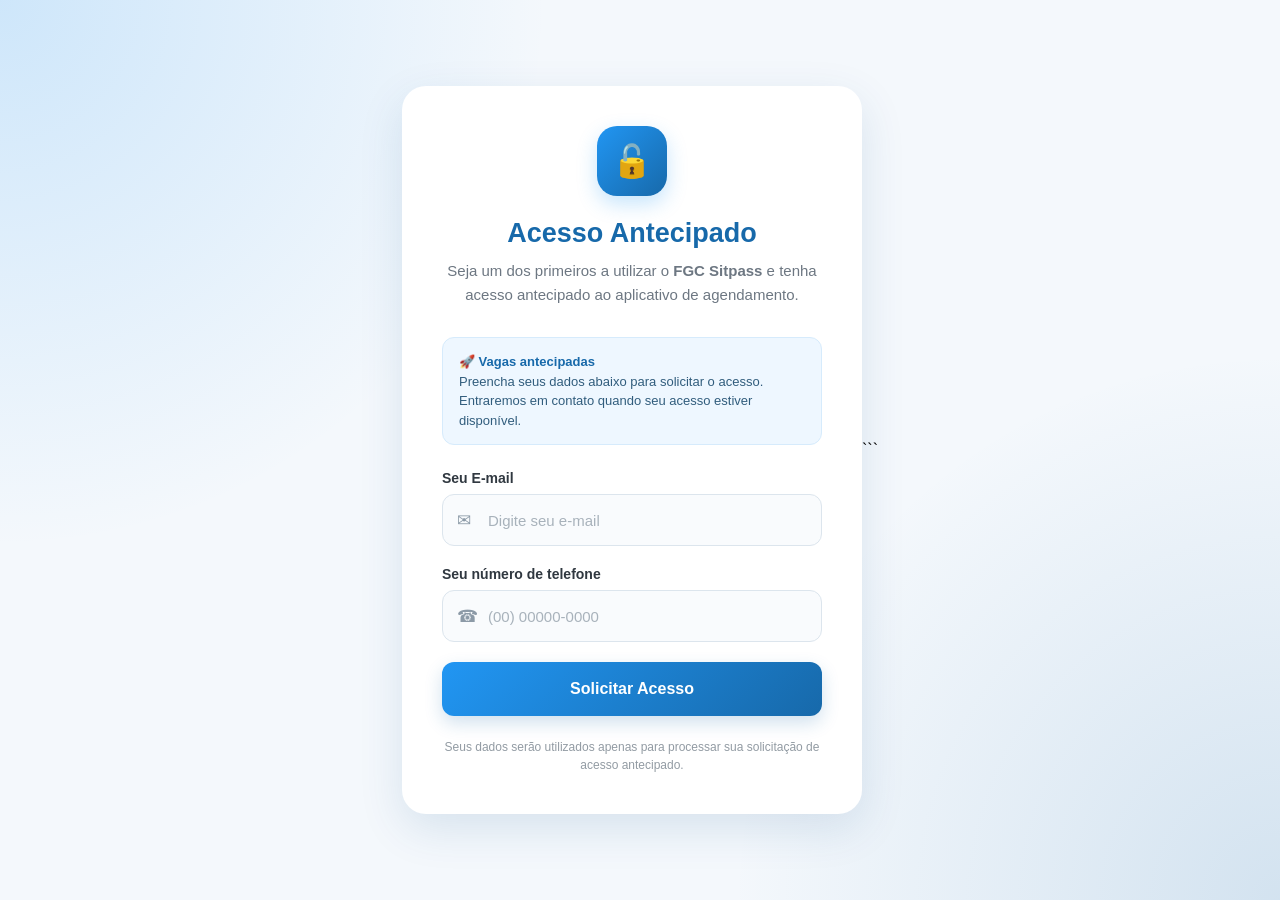
<file: fazer-pedido.html>
<!DOCTYPE html>
<html lang="pt-BR">
<head>
    <meta charset="UTF-8">
    <meta name="viewport" content="width=device-width, initial-scale=1.0">

    <title>Acesso Antecipado - FGC Sitpass</title>

    <style>
        * {
            box-sizing: border-box;
            margin: 0;
            padding: 0;
            font-family: Arial, Helvetica, sans-serif;
        }

        body {
            min-height: 100vh;
            display: flex;
            align-items: center;
            justify-content: center;
            padding: 20px;

            background:
                radial-gradient(circle at top left, rgba(33, 150, 243, 0.18), transparent 35%),
                radial-gradient(circle at bottom right, rgba(23, 105, 170, 0.15), transparent 35%),
                #f4f8fc;
        }

        .card {
            width: 100%;
            max-width: 460px;
            background: #ffffff;
            border-radius: 24px;
            padding: 40px;
            box-shadow: 0 15px 45px rgba(0, 70, 130, 0.12);
        }

        .icon {
            width: 70px;
            height: 70px;
            margin: 0 auto 22px;

            display: flex;
            align-items: center;
            justify-content: center;

            border-radius: 20px;

            background: linear-gradient(135deg, #2196f3, #1769aa);

            color: white;
            font-size: 32px;

            box-shadow: 0 8px 20px rgba(33, 150, 243, 0.25);
        }

        .header {
            text-align: center;
            margin-bottom: 30px;
        }

        .header h1 {
            color: #1769aa;
            font-size: 27px;
            margin-bottom: 10px;
        }

        .header p {
            color: #6d7782;
            font-size: 15px;
            line-height: 1.6;
        }

        .notice {
            background: #eef7ff;
            border: 1px solid #d6ebfc;
            border-radius: 12px;

            padding: 14px 16px;
            margin-bottom: 25px;

            color: #315d7d;
            font-size: 13px;
            line-height: 1.5;
        }

        .notice strong {
            color: #1769aa;
        }

        .form-group {
            margin-bottom: 20px;
        }

        .form-group label {
            display: block;
            margin-bottom: 8px;

            color: #303840;
            font-size: 14px;
            font-weight: bold;
        }

        .input-wrapper {
            position: relative;
        }

        .input-icon {
            position: absolute;
            left: 15px;
            top: 50%;

            transform: translateY(-50%);

            color: #8c9aa7;
            font-size: 17px;

            pointer-events: none;
        }

        .form-group input {
            width: 100%;
            height: 52px;

            border: 1px solid #dce5ed;
            border-radius: 12px;

            background: #f9fbfd;

            padding: 0 15px 0 45px;

            color: #303840;
            font-size: 15px;

            outline: none;

            transition: all 0.2s ease;
        }

        .form-group input:hover {
            border-color: #b9ccdc;
        }

        .form-group input:focus {
            border-color: #2196f3;
            background: #ffffff;

            box-shadow:
                0 0 0 4px rgba(33, 150, 243, 0.10);
        }

        .form-group input::placeholder {
            color: #a8b2bb;
        }

        .submit-button {
            width: 100%;
            height: 54px;

            border: none;
            border-radius: 12px;

            background: linear-gradient(135deg, #2196f3, #1769aa);

            color: #ffffff;

            font-size: 16px;
            font-weight: bold;

            cursor: pointer;

            transition: all 0.2s ease;

            box-shadow: 0 7px 18px rgba(23, 105, 170, 0.20);
        }

        .submit-button:hover {
            transform: translateY(-2px);

            box-shadow:
                0 10px 24px rgba(23, 105, 170, 0.28);
        }

        .submit-button:active {
            transform: translateY(0);
        }

        .footer {
            text-align: center;

            margin-top: 22px;

            color: #929ba3;
            font-size: 12px;
            line-height: 1.5;
        }

        @media (max-width: 500px) {

            body {
                padding: 15px;
            }

            .card {
                padding: 30px 22px;
                border-radius: 20px;
            }

            .header h1 {
                font-size: 24px;
            }

            .icon {
                width: 62px;
                height: 62px;
                font-size: 28px;
            }
        }
    </style>
</head>

<body>

    <div class="card">

        <div class="icon">
            🔓
        </div>

        <div class="header">
            <h1>Acesso Antecipado</h1>

            <p>
                Seja um dos primeiros a utilizar o
                <strong>FGC Sitpass</strong> e tenha acesso antecipado
                ao aplicativo de agendamento.
            </p>
        </div>

        <div class="notice">
            <strong>🚀 Vagas antecipadas</strong><br>
            Preencha seus dados abaixo para solicitar o acesso.
            Entraremos em contato quando seu acesso estiver disponível.
        </div>

        <form
            action="https://formspree.io/f/xoeqqqvb"
            method="POST"
        >

            <div class="form-group">

                <label for="email">
                    Seu E-mail
                </label>

                <div class="input-wrapper">

                    <span class="input-icon">
                        ✉
                    </span>

                    <input
                        type="email"
                        id="email"
                        name="email"
                        placeholder="Digite seu e-mail"
                        required
                    >

                </div>

            </div>


            <div class="form-group">

                <label for="numero">
                    Seu número de telefone
                </label>

                <div class="input-wrapper">

                    <span class="input-icon">
                        ☎
                    </span>

                    <input
                        type="tel"
                        id="numero"
                        name="numero"
                        placeholder="(00) 00000-0000"
                        required
                    >

                </div>

            </div>


            <button
                type="submit"
                class="submit-button"
            >
                Solicitar Acesso
            </button>

        </form>

        <div class="footer">
            Seus dados serão utilizados apenas para processar
            sua solicitação de acesso antecipado.
        </div>

    </div>

</body>
</html>
```
</file>
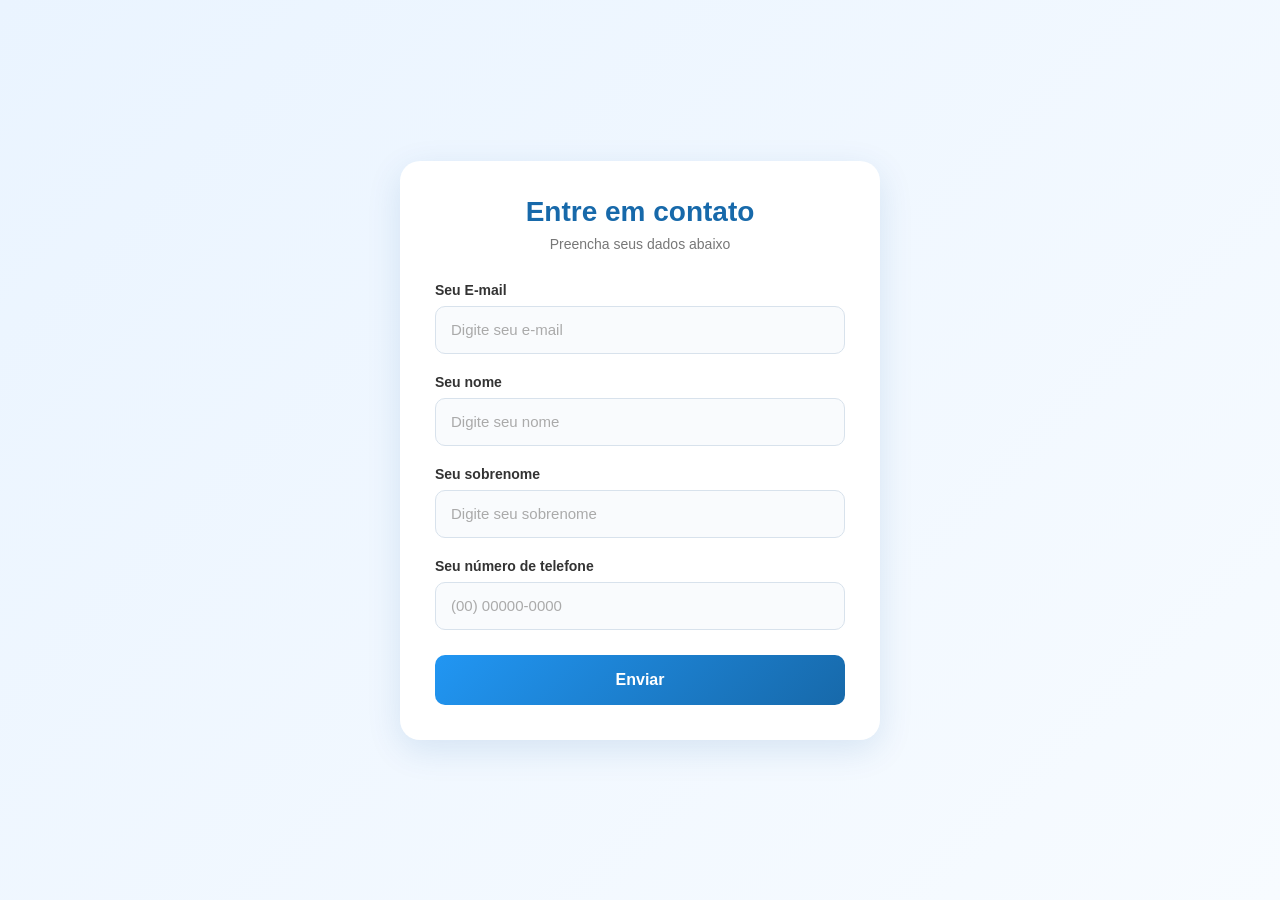
<file: form_exclusão.html>
<!DOCTYPE html>
<html lang="pt-BR">
<head>
    <meta charset="UTF-8">
    <meta name="viewport" content="width=device-width, initial-scale=1.0">
    <title>Formulário de Contato</title>

    <style>
        * {
            box-sizing: border-box;
            margin: 0;
            padding: 0;
            font-family: Arial, sans-serif;
        }

        body {
            min-height: 100vh;
            display: flex;
            align-items: center;
            justify-content: center;
            background: linear-gradient(135deg, #eaf4ff, #f7fbff);
            padding: 20px;
        }

        .form-container {
            width: 100%;
            max-width: 480px;
            background: #ffffff;
            padding: 35px;
            border-radius: 20px;
            box-shadow: 0 10px 35px rgba(0, 80, 160, 0.12);
        }

        .form-header {
            text-align: center;
            margin-bottom: 30px;
        }

        .form-header h2 {
            color: #1769aa;
            font-size: 28px;
            margin-bottom: 8px;
        }

        .form-header p {
            color: #777;
            font-size: 14px;
        }

        .form-group {
            margin-bottom: 20px;
        }

        .form-group label {
            display: block;
            color: #333;
            font-size: 14px;
            font-weight: bold;
            margin-bottom: 8px;
        }

        .form-group input {
            width: 100%;
            height: 48px;
            border: 1px solid #d8e2ec;
            border-radius: 10px;
            padding: 0 15px;
            font-size: 15px;
            color: #333;
            background: #f9fbfd;
            outline: none;
            transition: 0.2s;
        }

        .form-group input:focus {
            border-color: #2196f3;
            background: #fff;
            box-shadow: 0 0 0 3px rgba(33, 150, 243, 0.12);
        }

        .form-group input::placeholder {
            color: #aaa;
        }

        .submit-button {
            width: 100%;
            height: 50px;
            border: none;
            border-radius: 10px;
            background: linear-gradient(135deg, #2196f3, #1769aa);
            color: white;
            font-size: 16px;
            font-weight: bold;
            cursor: pointer;
            transition: 0.2s;
            margin-top: 5px;
        }

        .submit-button:hover {
            transform: translateY(-2px);
            box-shadow: 0 6px 15px rgba(23, 105, 170, 0.25);
        }

        .submit-button:active {
            transform: translateY(0);
        }

        @media (max-width: 500px) {
            .form-container {
                padding: 25px 20px;
            }

            .form-header h2 {
                font-size: 24px;
            }
        }
    </style>
</head>

<body>

    <div class="form-container">

        <div class="form-header">
            <h2>Entre em contato</h2>
            <p>Preencha seus dados abaixo</p>
        </div>

        <form action="https://formspree.io/f/xeaqjrqd" method="POST">

            <div class="form-group">
                <label for="email">Seu E-mail</label>
                <input
                    type="email"
                    id="email"
                    name="email"
                    placeholder="Digite seu e-mail"
                    required
                >
            </div>

            <div class="form-group">
                <label for="nome">Seu nome</label>
                <input
                    type="text"
                    id="nome"
                    name="nome"
                    placeholder="Digite seu nome"
                    required
                >
            </div>

            <div class="form-group">
                <label for="sobrenome">Seu sobrenome</label>
                <input
                    type="text"
                    id="sobrenome"
                    name="sobrenome"
                    placeholder="Digite seu sobrenome"
                    required
                >
            </div>

            <div class="form-group">
                <label for="telefone">Seu número de telefone</label>
                <input
                    type="tel"
                    id="telefone"
                    name="telefone"
                    placeholder="(00) 00000-0000"
                    required
                >
            </div>

            <button type="submit" class="submit-button">
                Enviar
            </button>

        </form>

    </div>

</body>
</html>
</file>
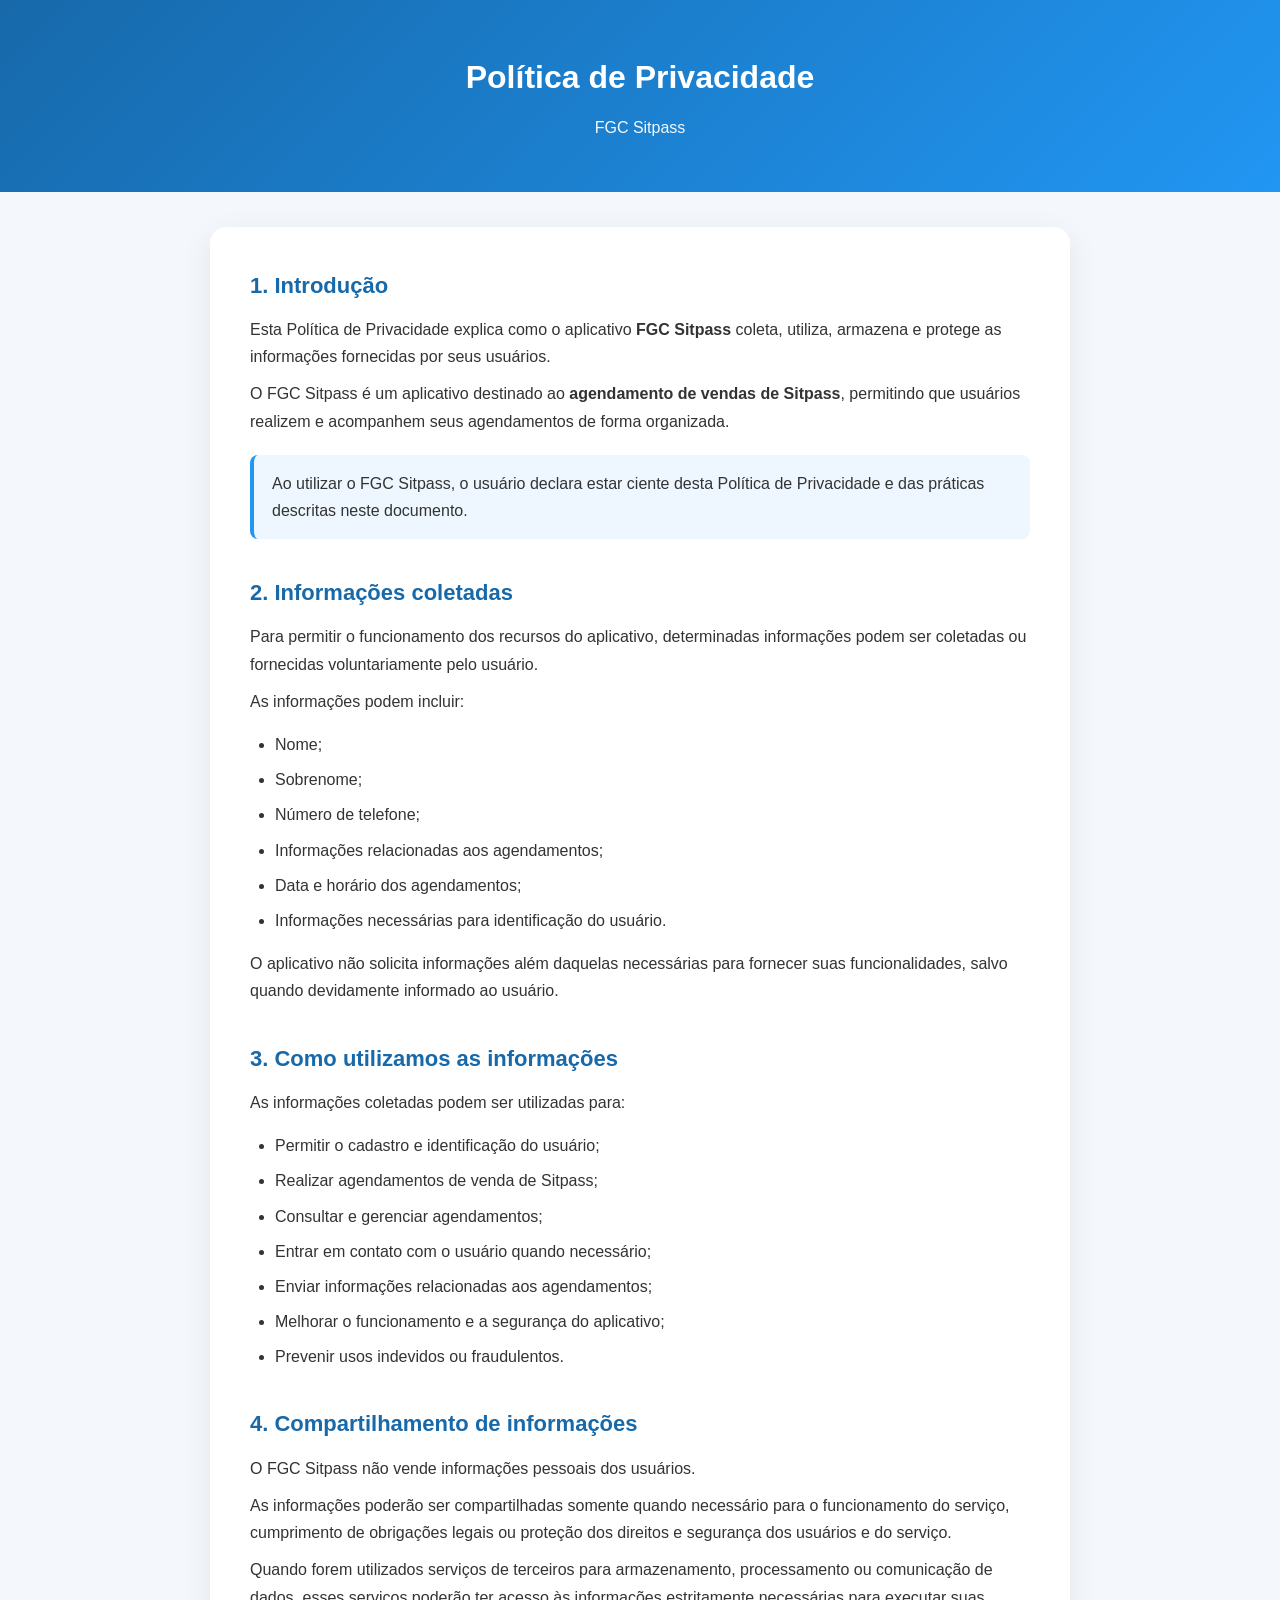
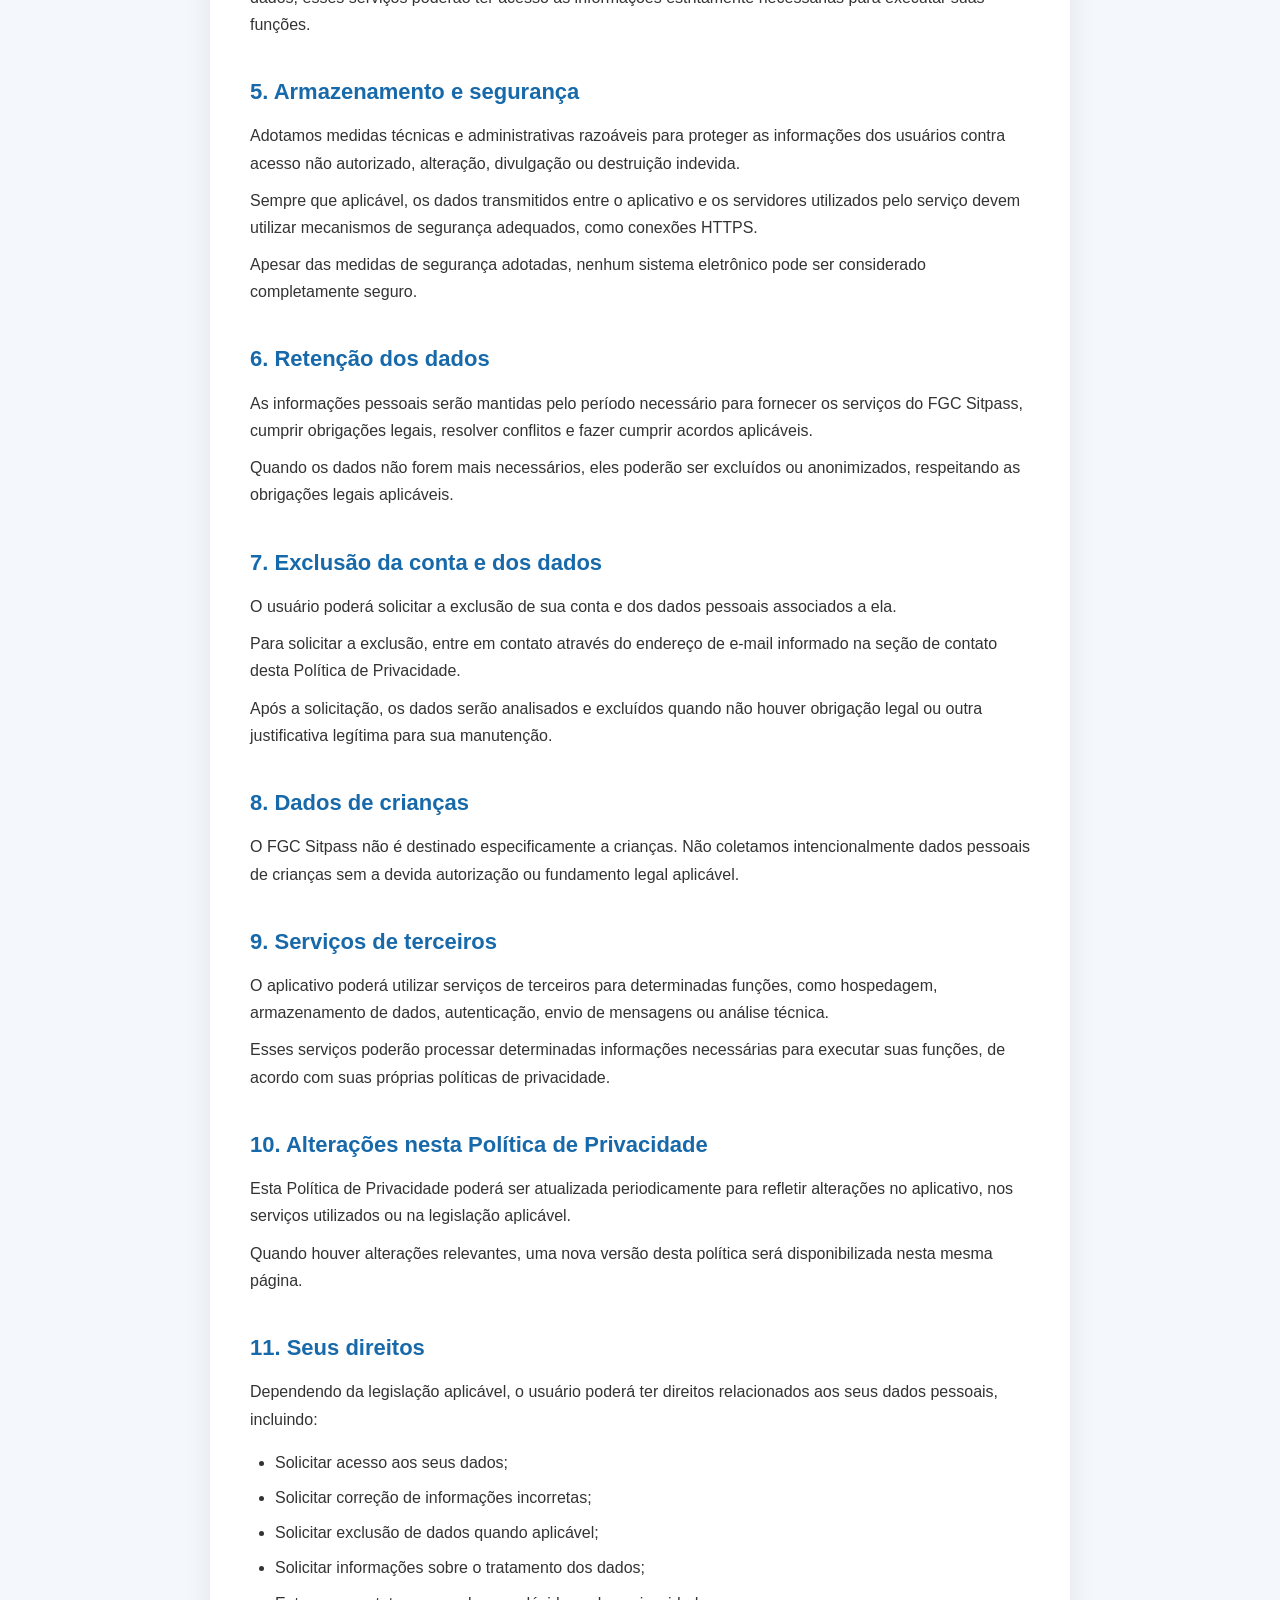
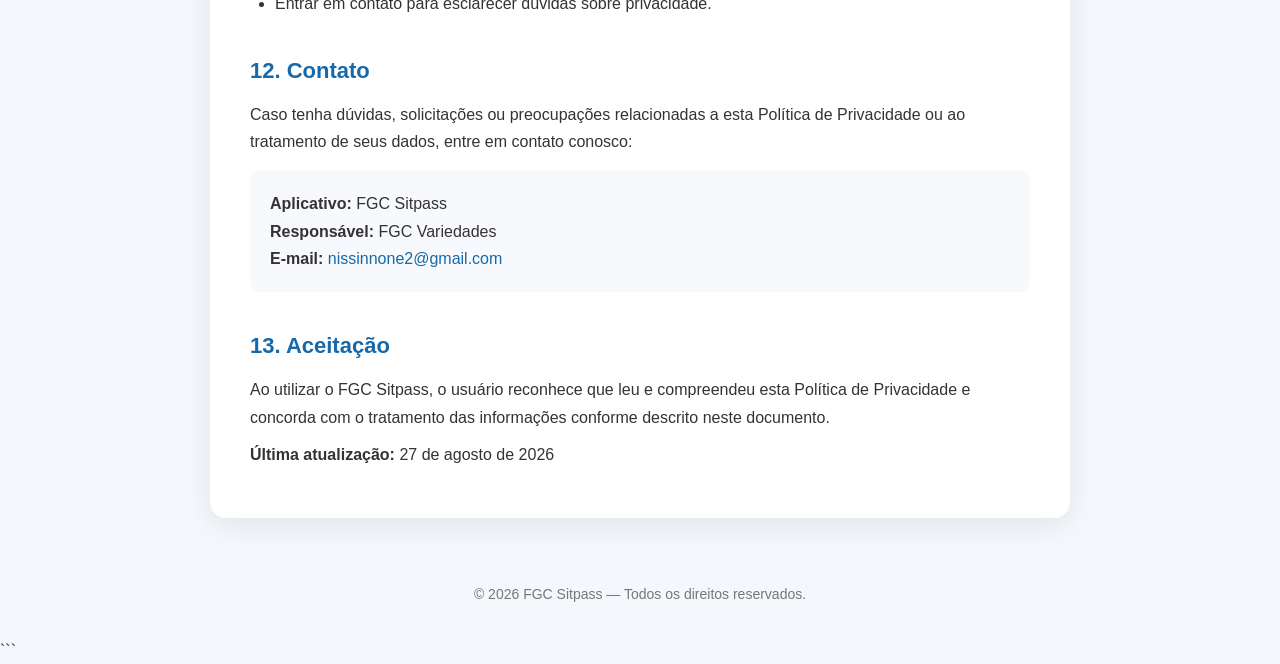
<file: politicas.html>
<!DOCTYPE html>
<html lang="pt-BR">
<head>
    <meta charset="UTF-8">
    <meta name="viewport" content="width=device-width, initial-scale=1.0">

    <title>Política de Privacidade - FGC Sitpass</title>

    <style>
        * {
            box-sizing: border-box;
        }

        body {
            margin: 0;
            padding: 0;
            font-family: Arial, Helvetica, sans-serif;
            background: #f4f7fb;
            color: #333;
            line-height: 1.7;
        }

        .header {
            background: linear-gradient(135deg, #1769aa, #2196f3);
            color: white;
            padding: 50px 20px;
            text-align: center;
        }

        .header h1 {
            margin: 0 0 10px;
            font-size: 32px;
        }

        .header p {
            margin: 0;
            font-size: 16px;
            opacity: 0.95;
        }

        .container {
            width: 100%;
            max-width: 900px;
            margin: 35px auto;
            padding: 0 20px;
        }

        .content {
            background: #ffffff;
            border-radius: 16px;
            padding: 40px;
            box-shadow: 0 8px 30px rgba(0, 0, 0, 0.08);
        }

        h2 {
            color: #1769aa;
            margin-top: 35px;
            margin-bottom: 12px;
            font-size: 22px;
        }

        h2:first-child {
            margin-top: 0;
        }

        p {
            margin: 10px 0;
        }

        ul {
            padding-left: 25px;
        }

        li {
            margin-bottom: 8px;
        }

        .highlight {
            background: #eef7ff;
            border-left: 4px solid #2196f3;
            padding: 15px 18px;
            border-radius: 8px;
            margin: 20px 0;
        }

        .contact {
            background: #f7f9fc;
            border-radius: 10px;
            padding: 20px;
            margin-top: 15px;
        }

        .footer {
            text-align: center;
            color: #777;
            font-size: 14px;
            padding: 30px 20px;
        }

        a {
            color: #1769aa;
            text-decoration: none;
        }

        a:hover {
            text-decoration: underline;
        }

        @media (max-width: 600px) {
            .header {
                padding: 35px 20px;
            }

            .header h1 {
                font-size: 26px;
            }

            .content {
                padding: 25px 20px;
            }

            h2 {
                font-size: 20px;
            }
        }
    </style>
</head>

<body>

    <header class="header">
        <h1>Política de Privacidade</h1>
        <p>FGC Sitpass</p>
    </header>

    <main class="container">

        <div class="content">

            <h2>1. Introdução</h2>

            <p>
                Esta Política de Privacidade explica como o aplicativo
                <strong>FGC Sitpass</strong> coleta, utiliza, armazena e
                protege as informações fornecidas por seus usuários.
            </p>

            <p>
                O FGC Sitpass é um aplicativo destinado ao
                <strong>agendamento de vendas de Sitpass</strong>,
                permitindo que usuários realizem e acompanhem seus
                agendamentos de forma organizada.
            </p>

            <div class="highlight">
                Ao utilizar o FGC Sitpass, o usuário declara estar ciente
                desta Política de Privacidade e das práticas descritas
                neste documento.
            </div>


            <h2>2. Informações coletadas</h2>

            <p>
                Para permitir o funcionamento dos recursos do aplicativo,
                determinadas informações podem ser coletadas ou fornecidas
                voluntariamente pelo usuário.
            </p>

            <p>As informações podem incluir:</p>

            <ul>
                <li>Nome;</li>
                <li>Sobrenome;</li>
                <li>Número de telefone;</li>
                <li>Informações relacionadas aos agendamentos;</li>
                <li>Data e horário dos agendamentos;</li>
                <li>Informações necessárias para identificação do usuário.</li>
            </ul>

            <p>
                O aplicativo não solicita informações além daquelas
                necessárias para fornecer suas funcionalidades, salvo
                quando devidamente informado ao usuário.
            </p>


            <h2>3. Como utilizamos as informações</h2>

            <p>
                As informações coletadas podem ser utilizadas para:
            </p>

            <ul>
                <li>Permitir o cadastro e identificação do usuário;</li>
                <li>Realizar agendamentos de venda de Sitpass;</li>
                <li>Consultar e gerenciar agendamentos;</li>
                <li>Entrar em contato com o usuário quando necessário;</li>
                <li>Enviar informações relacionadas aos agendamentos;</li>
                <li>Melhorar o funcionamento e a segurança do aplicativo;</li>
                <li>Prevenir usos indevidos ou fraudulentos.</li>
            </ul>


            <h2>4. Compartilhamento de informações</h2>

            <p>
                O FGC Sitpass não vende informações pessoais dos usuários.
            </p>

            <p>
                As informações poderão ser compartilhadas somente quando
                necessário para o funcionamento do serviço, cumprimento de
                obrigações legais ou proteção dos direitos e segurança dos
                usuários e do serviço.
            </p>

            <p>
                Quando forem utilizados serviços de terceiros para
                armazenamento, processamento ou comunicação de dados,
                esses serviços poderão ter acesso às informações estritamente
                necessárias para executar suas funções.
            </p>


            <h2>5. Armazenamento e segurança</h2>

            <p>
                Adotamos medidas técnicas e administrativas razoáveis para
                proteger as informações dos usuários contra acesso não
                autorizado, alteração, divulgação ou destruição indevida.
            </p>

            <p>
                Sempre que aplicável, os dados transmitidos entre o
                aplicativo e os servidores utilizados pelo serviço devem
                utilizar mecanismos de segurança adequados, como conexões
                HTTPS.
            </p>

            <p>
                Apesar das medidas de segurança adotadas, nenhum sistema
                eletrônico pode ser considerado completamente seguro.
            </p>


            <h2>6. Retenção dos dados</h2>

            <p>
                As informações pessoais serão mantidas pelo período
                necessário para fornecer os serviços do FGC Sitpass,
                cumprir obrigações legais, resolver conflitos e fazer
                cumprir acordos aplicáveis.
            </p>

            <p>
                Quando os dados não forem mais necessários, eles poderão
                ser excluídos ou anonimizados, respeitando as obrigações
                legais aplicáveis.
            </p>


            <h2>7. Exclusão da conta e dos dados</h2>

            <p>
                O usuário poderá solicitar a exclusão de sua conta e dos
                dados pessoais associados a ela.
            </p>

            <p>
                Para solicitar a exclusão, entre em contato através do
                endereço de e-mail informado na seção de contato desta
                Política de Privacidade.
            </p>

            <p>
                Após a solicitação, os dados serão analisados e excluídos
                quando não houver obrigação legal ou outra justificativa
                legítima para sua manutenção.
            </p>


            <h2>8. Dados de crianças</h2>

            <p>
                O FGC Sitpass não é destinado especificamente a crianças.
                Não coletamos intencionalmente dados pessoais de crianças
                sem a devida autorização ou fundamento legal aplicável.
            </p>


            <h2>9. Serviços de terceiros</h2>

            <p>
                O aplicativo poderá utilizar serviços de terceiros para
                determinadas funções, como hospedagem, armazenamento de
                dados, autenticação, envio de mensagens ou análise técnica.
            </p>

            <p>
                Esses serviços poderão processar determinadas informações
                necessárias para executar suas funções, de acordo com suas
                próprias políticas de privacidade.
            </p>


            <h2>10. Alterações nesta Política de Privacidade</h2>

            <p>
                Esta Política de Privacidade poderá ser atualizada
                periodicamente para refletir alterações no aplicativo,
                nos serviços utilizados ou na legislação aplicável.
            </p>

            <p>
                Quando houver alterações relevantes, uma nova versão desta
                política será disponibilizada nesta mesma página.
            </p>


            <h2>11. Seus direitos</h2>

            <p>
                Dependendo da legislação aplicável, o usuário poderá ter
                direitos relacionados aos seus dados pessoais, incluindo:
            </p>

            <ul>
                <li>Solicitar acesso aos seus dados;</li>
                <li>Solicitar correção de informações incorretas;</li>
                <li>Solicitar exclusão de dados quando aplicável;</li>
                <li>Solicitar informações sobre o tratamento dos dados;</li>
                <li>Entrar em contato para esclarecer dúvidas sobre privacidade.</li>
            </ul>


            <h2>12. Contato</h2>

            <p>
                Caso tenha dúvidas, solicitações ou preocupações relacionadas
                a esta Política de Privacidade ou ao tratamento de seus dados,
                entre em contato conosco:
            </p>

            <div class="contact">
                <strong>Aplicativo:</strong> FGC Sitpass<br>
                <strong>Responsável:</strong> FGC Variedades<br>
                <strong>E-mail:</strong>
                <a href="mailto:nissinnone2@gmail.com">
                    nissinnone2@gmail.com
                </a>
            </div>


            <h2>13. Aceitação</h2>

            <p>
                Ao utilizar o FGC Sitpass, o usuário reconhece que leu e
                compreendeu esta Política de Privacidade e concorda com
                o tratamento das informações conforme descrito neste
                documento.
            </p>

            <p>
                <strong>Última atualização:</strong>
                27 de agosto de 2026
            </p>

        </div>

    </main>

    <footer class="footer">
        © 2026 FGC Sitpass — Todos os direitos reservados.
    </footer>

</body>
</html>
```
</file>
